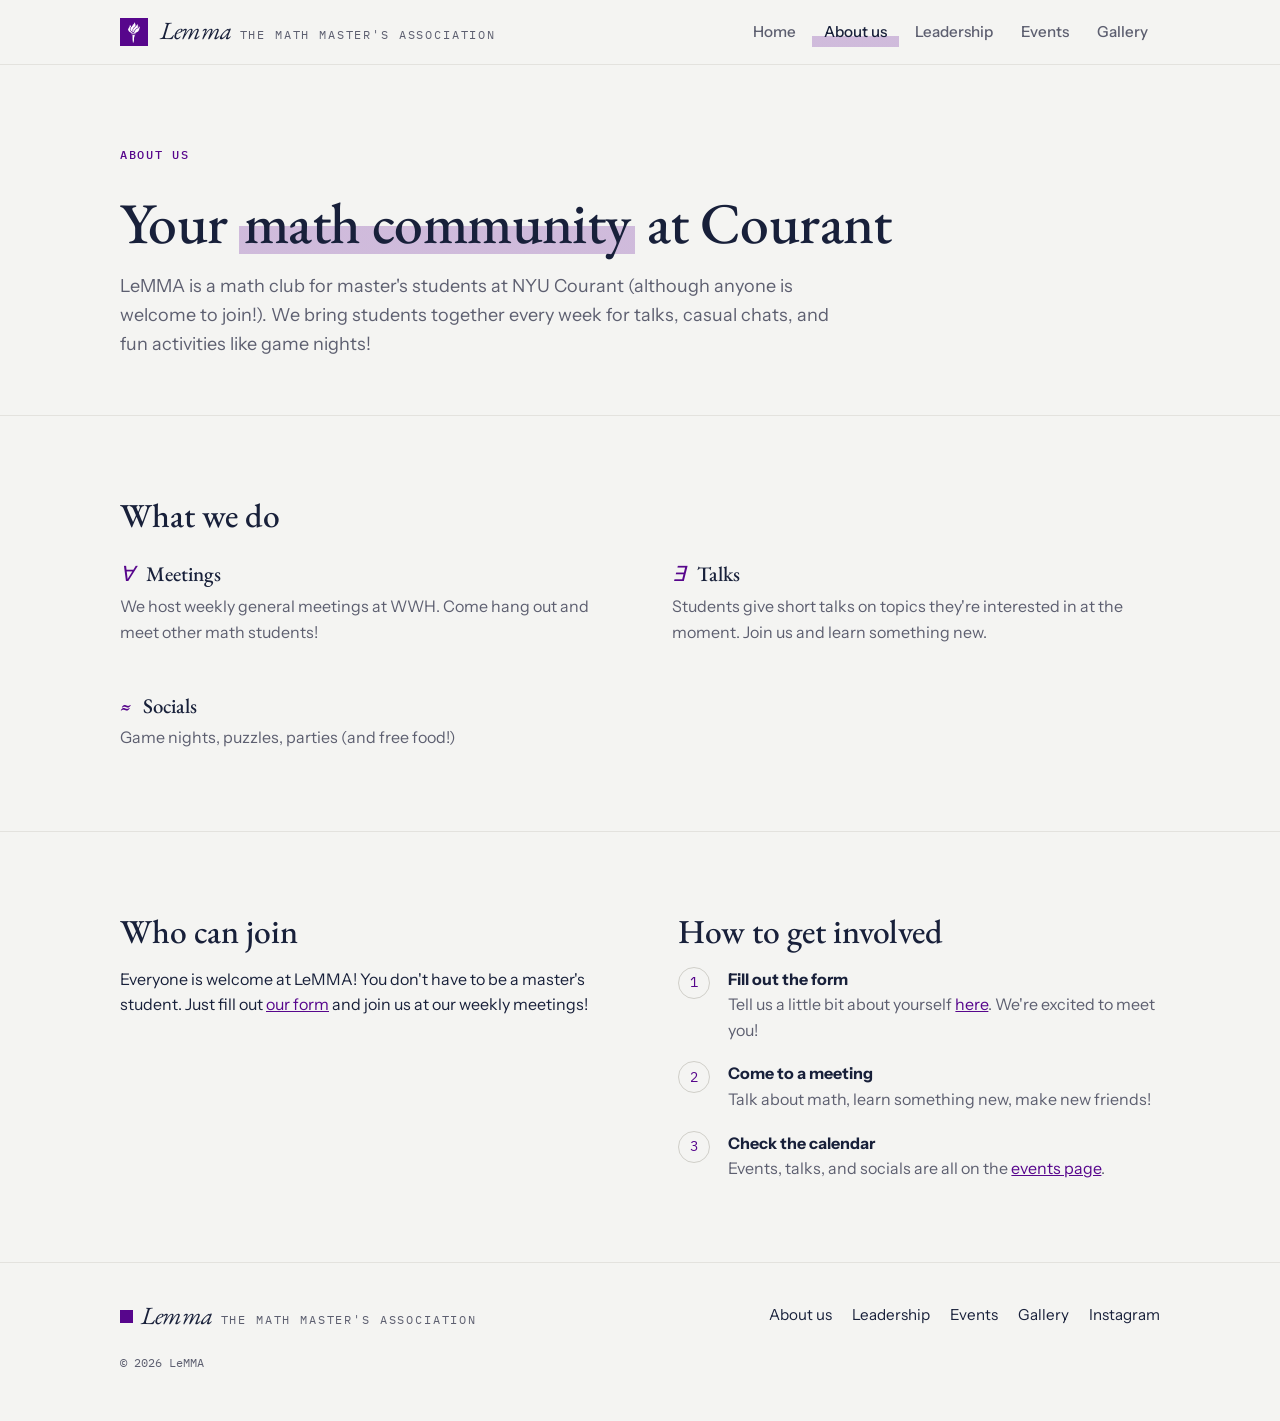
<file: about.html>
<!DOCTYPE html>
<html lang="en">
<head>
  <meta charset="utf-8">
  <meta name="viewport" content="width=device-width, initial-scale=1, viewport-fit=cover">
  <title>About Us | LeMMA</title>
  <meta name="description" content="What LeMMA is, what we do, and how to get involved.">
  <link rel="icon" href="assets/nyu.png" type="image/png">
  <link rel="preconnect" href="https://fonts.googleapis.com">
  <link rel="preconnect" href="https://fonts.gstatic.com" crossorigin>
  <link rel="stylesheet" href="https://fonts.googleapis.com/css2?family=IBM+Plex+Mono:wght@400;500&family=Instrument+Sans:ital,wght@0,400..700;1,400..700&family=EB+Garamond:ital,wght@0,400..800;1,400..800&display=swap">
  <link rel="stylesheet" href="css/style.css">
</head>
<body>
  <p class="draft-note" hidden>Draft site: names, photos and events are placeholders. Update them in <code>js/content.js</code>.</p>

  <header class="site-header">
    <div class="wrap header-inner">
      <a class="wordmark" href="index.html" aria-label="LeMMA, home">
        <img class="wm-logo" src="assets/nyu.png" alt="" width="28" height="28"><span class="wm-name">Lemma</span><span class="wm-club">The Math Master's Association</span>
      </a>
      <button class="nav-toggle" type="button" aria-expanded="false" aria-controls="site-nav"><span class="bars" aria-hidden="true"></span>Menu</button>
      <nav class="nav" id="site-nav" aria-label="Main">
        <a href="index.html">Home</a>
        <a href="about.html" aria-current="page">About us</a>
        <a href="leadership.html">Leadership</a>
        <a href="events.html">Events</a>
        <a href="gallery.html">Gallery</a>
      </nav>
    </div>
  </header>

  <main>
    <section class="wrap page-head">
      <p class="eyebrow">About us</p>
      <h1>Your <span class="mark">math community</span> at Courant</h1>
      <p class="lede">LeMMA is a math club for master's students at NYU Courant (although anyone is welcome to join!). We bring students together every week for talks, casual chats, and fun activities like game nights!</p>
    </section>

    <section class="section">
      <div class="wrap">
        <div class="section-head">
          <h2>What we do</h2>
        </div>
        <div class="activities">
          <article class="activity">
            <h3><span class="activity-glyph" aria-hidden="true">∀</span>Meetings</h3>
            <p>We host weekly general meetings at WWH. Come hang out and meet other math students!</p>
          </article>
          <article class="activity">
            <h3><span class="activity-glyph" aria-hidden="true">∃</span>Talks</h3>
            <p>Students give short talks on topics they're interested in at the moment. Join us and learn  something new.</p>
          </article>
          <article class="activity">
            <h3><span class="activity-glyph" aria-hidden="true">≈</span>Socials</h3>
            <p>Game nights, puzzles, parties (and free food!)</p>
          </article>
        </div>
      </div>
    </section>

    <section class="section">
      <div class="wrap split">
        <div>
          <h2>Who can join</h2>
          <p>Everyone is welcome at LeMMA! You don't have to be a master's student. Just fill out <a href="https://docs.google.com/forms/d/e/1FAIpQLSctAr-LcWaSCuOjQgfmaWb884E9vPED-paG30w7VIDGjOeXww/viewform">our form</a> and join us at our weekly meetings!</p>
        </div>
        <div>
          <h2>How to get involved</h2>
          <ol class="steps">
            <li>
              <div>
                <strong>Fill out the form</strong>
                <span>Tell us a little bit about yourself <a href="https://docs.google.com/forms/d/e/1FAIpQLSctAr-LcWaSCuOjQgfmaWb884E9vPED-paG30w7VIDGjOeXww/viewform">here</a>. We're excited to meet you!</span>
              </div>
            </li>
            <li>
              <div>
                <strong>Come to a meeting</strong>
                <span>Talk about math, learn something new, make new friends!</span>
              </div>
            </li>
            <li>
              <div>
                <strong>Check the calendar</strong>
                <span>Events, talks, and socials are all on the <a href="events.html">events page</a>.</span>
              </div>
            </li>
          </ol>
        </div>
      </div>
    </section>
  </main>

  <footer class="site-footer">
    <div class="wrap footer-inner">
      <div class="footer-brand">
        <a class="wordmark" href="index.html" aria-label="LeMMA, home">
          <span class="qed" aria-hidden="true"></span><span class="wm-name">Lemma</span><span class="wm-club">The Math Master's Association</span>
        </a>
      </div>
      <nav class="footer-nav" aria-label="Footer">
        <a href="about.html">About us</a>
        <a href="leadership.html">Leadership</a>
        <a href="events.html">Events</a>
        <a href="gallery.html">Gallery</a>
        <a data-club-link="instagram" href="#" target="_blank" rel="noopener" hidden>Instagram</a>
      </nav>
      <p class="fine">© <span data-year>2026</span> LeMMA</p>
    </div>
  </footer>

  <script src="js/content.js"></script>
  <script src="js/main.js"></script>
</body>
</html>
</file>
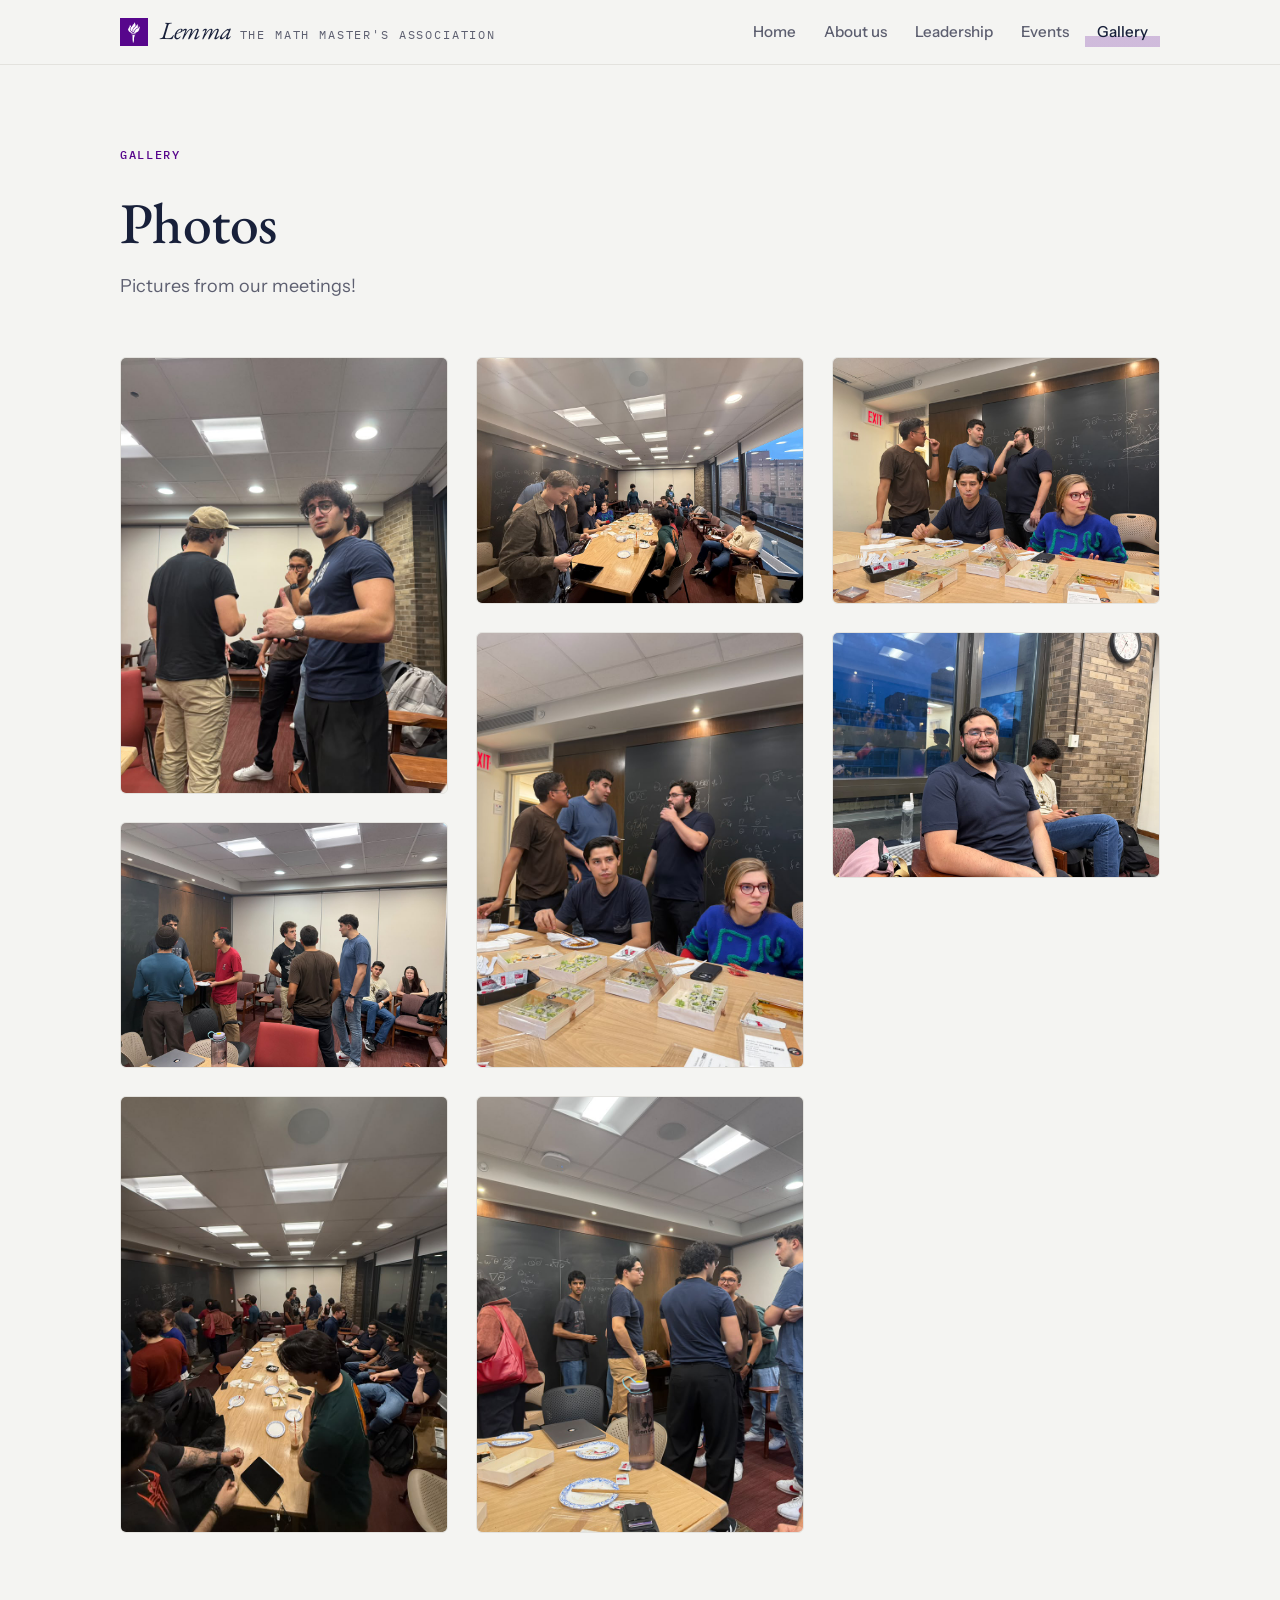
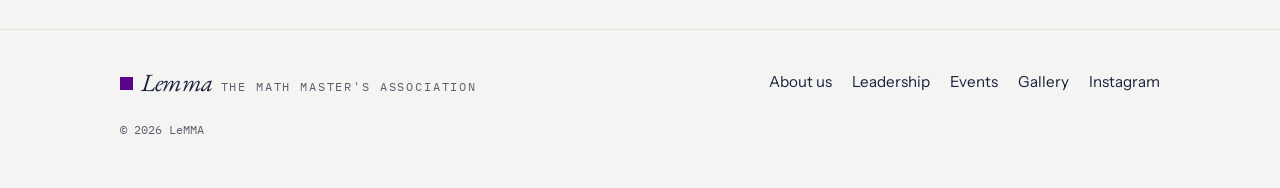
<file: gallery.html>
<!DOCTYPE html>
<html lang="en">
<head>
  <meta charset="utf-8">
  <meta name="viewport" content="width=device-width, initial-scale=1, viewport-fit=cover">
  <title>Gallery | LeMMA</title>
  <meta name="description" content="Photos from LeMMA meetings, talks and socials.">
  <link rel="icon" href="assets/nyu.png" type="image/png">
  <link rel="preconnect" href="https://fonts.googleapis.com">
  <link rel="preconnect" href="https://fonts.gstatic.com" crossorigin>
  <link rel="stylesheet" href="https://fonts.googleapis.com/css2?family=IBM+Plex+Mono:wght@400;500&family=Instrument+Sans:ital,wght@0,400..700;1,400..700&family=EB+Garamond:ital,wght@0,400..800;1,400..800&display=swap">
  <link rel="stylesheet" href="css/style.css">
</head>
<body>
  <p class="draft-note" hidden>Draft site: names, photos and events are placeholders. Update them in <code>js/content.js</code>.</p>

  <header class="site-header">
    <div class="wrap header-inner">
      <a class="wordmark" href="index.html" aria-label="LeMMA, home">
        <img class="wm-logo" src="assets/nyu.png" alt="" width="28" height="28"><span class="wm-name">Lemma</span><span class="wm-club">The Math Master's Association</span>
      </a>
      <button class="nav-toggle" type="button" aria-expanded="false" aria-controls="site-nav"><span class="bars" aria-hidden="true"></span>Menu</button>
      <nav class="nav" id="site-nav" aria-label="Main">
        <a href="index.html">Home</a>
        <a href="about.html">About us</a>
        <a href="leadership.html">Leadership</a>
        <a href="events.html">Events</a>
        <a href="gallery.html" aria-current="page">Gallery</a>
      </nav>
    </div>
  </header>

  <main>
    <section class="wrap page-head">
      <p class="eyebrow">Gallery</p>
      <h1>Photos</h1>
      <p class="lede">Pictures from our meetings!</p>
    </section>

    <section class="wrap">
      <ul class="gallery" id="gallery"></ul>
    </section>
  </main>

  <footer class="site-footer">
    <div class="wrap footer-inner">
      <div class="footer-brand">
        <a class="wordmark" href="index.html" aria-label="LeMMA, home">
          <span class="qed" aria-hidden="true"></span><span class="wm-name">Lemma</span><span class="wm-club">The Math Master's Association</span>
        </a>
      </div>
      <nav class="footer-nav" aria-label="Footer">
        <a href="about.html">About us</a>
        <a href="leadership.html">Leadership</a>
        <a href="events.html">Events</a>
        <a href="gallery.html">Gallery</a>
        <a data-club-link="instagram" href="#" target="_blank" rel="noopener" hidden>Instagram</a>
      </nav>
      <p class="fine">© <span data-year>2026</span> LeMMA</p>
    </div>
  </footer>

  <script src="js/content.js"></script>
  <script src="js/gallery.js"></script>
  <script src="js/main.js"></script>
</body>
</html>
</file>
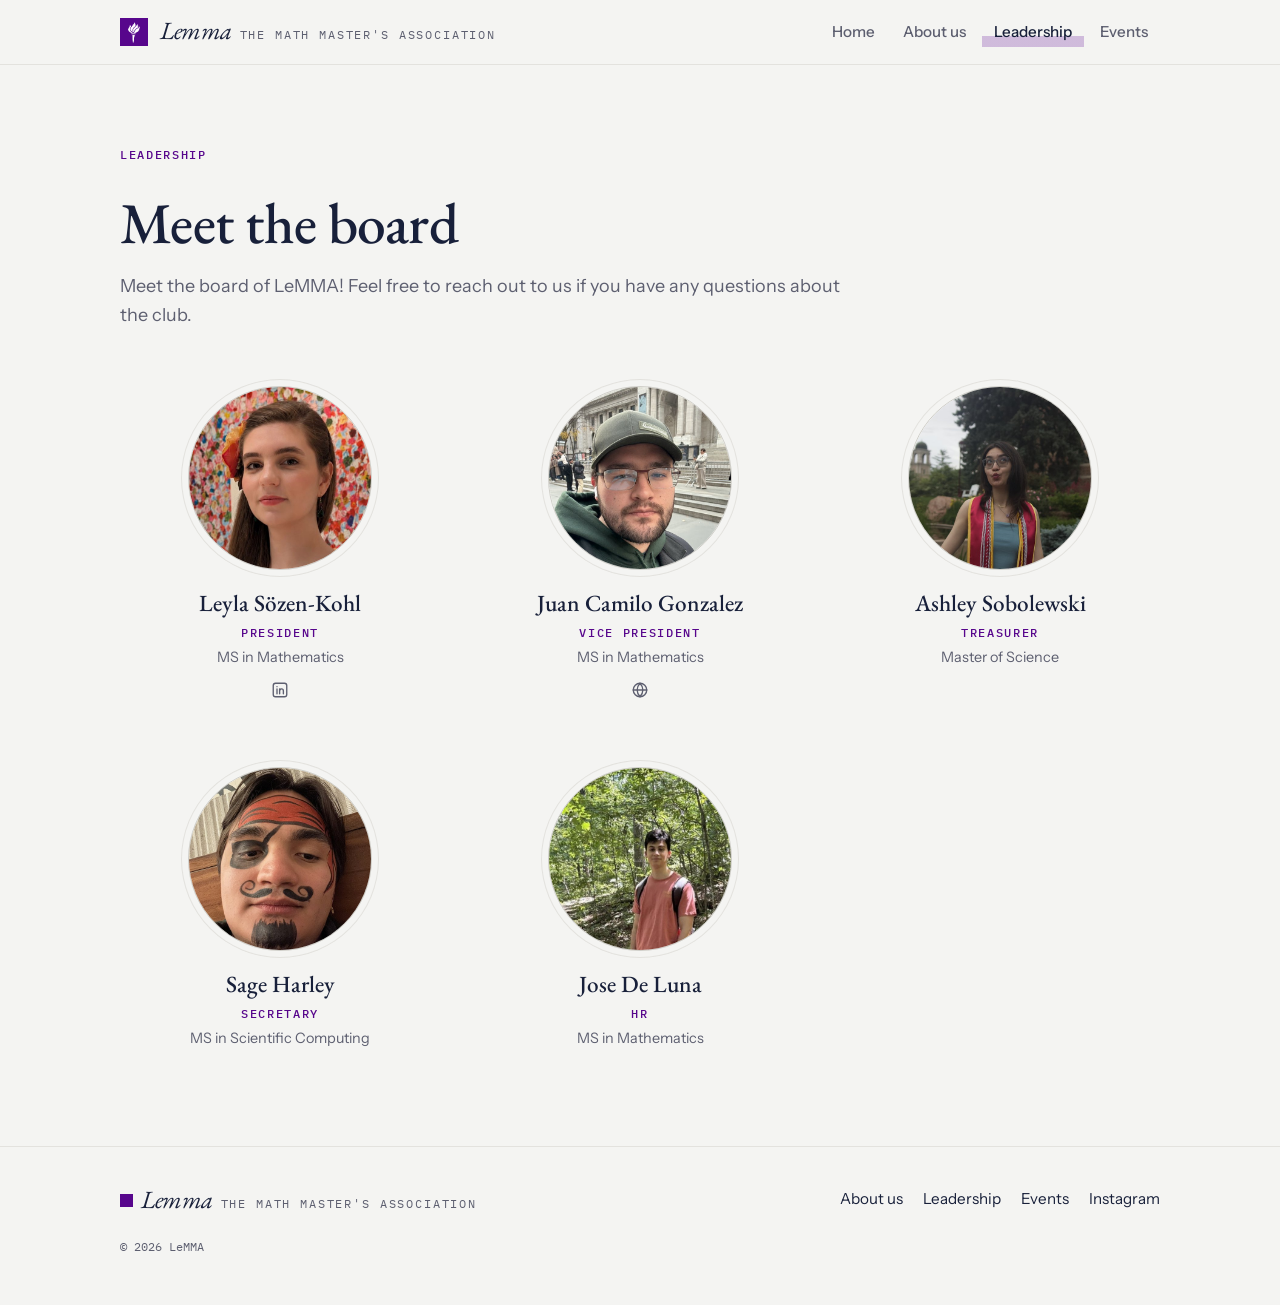
<file: leadership.html>
<!DOCTYPE html>
<html lang="en">
<head>
  <meta charset="utf-8">
  <meta name="viewport" content="width=device-width, initial-scale=1, viewport-fit=cover">
  <title>Leadership | LeMMA</title>
  <meta name="description" content="Meet the students who run LeMMA.">
  <link rel="icon" href="assets/nyu.png" type="image/png">
  <link rel="preconnect" href="https://fonts.googleapis.com">
  <link rel="preconnect" href="https://fonts.gstatic.com" crossorigin>
  <link rel="stylesheet" href="https://fonts.googleapis.com/css2?family=IBM+Plex+Mono:wght@400;500&family=Instrument+Sans:ital,wght@0,400..700;1,400..700&family=EB+Garamond:ital,wght@0,400..800;1,400..800&display=swap">
  <link rel="stylesheet" href="css/style.css">
</head>
<body>
  <p class="draft-note" hidden>Draft site: names, photos and events are placeholders. Update them in <code>js/content.js</code>.</p>

  <header class="site-header">
    <div class="wrap header-inner">
      <a class="wordmark" href="index.html" aria-label="LeMMA, home">
        <img class="wm-logo" src="assets/nyu.png" alt="" width="28" height="28"><span class="wm-name">Lemma</span><span class="wm-club">The Math Master's Association</span>
      </a>
      <button class="nav-toggle" type="button" aria-expanded="false" aria-controls="site-nav"><span class="bars" aria-hidden="true"></span>Menu</button>
      <nav class="nav" id="site-nav" aria-label="Main">
        <a href="index.html">Home</a>
        <a href="about.html">About us</a>
        <a href="leadership.html" aria-current="page">Leadership</a>
        <a href="events.html">Events</a>
      </nav>
    </div>
  </header>

  <main>
    <section class="wrap page-head">
      <p class="eyebrow">Leadership</p>
      <h1>Meet the board</h1>
      <p class="lede">Meet the board of LeMMA! Feel free to reach out to us if you have any questions about the club.</p>
    </section>

    <section class="wrap">
      <ul class="board" id="board"></ul>
    </section>
  </main>

  <footer class="site-footer">
    <div class="wrap footer-inner">
      <div class="footer-brand">
        <a class="wordmark" href="index.html" aria-label="LeMMA, home">
          <span class="qed" aria-hidden="true"></span><span class="wm-name">Lemma</span><span class="wm-club">The Math Master's Association</span>
        </a>
      </div>
      <nav class="footer-nav" aria-label="Footer">
        <a href="about.html">About us</a>
        <a href="leadership.html">Leadership</a>
        <a href="events.html">Events</a>
        <a data-club-link="instagram" href="#" target="_blank" rel="noopener" hidden>Instagram</a>
      </nav>
      <p class="fine">© <span data-year>2026</span> LeMMA</p>
    </div>
  </footer>

  <script src="js/content.js"></script>
  <script src="js/main.js"></script>
</body>
</html>
</file>
<file: css/style.css>
/* LeMMA — shared styles
   Palette: off-white paper, navy ink, violet accent, light-purple highlighter.
   The site stays light in both light and dark mode.
   Type: EB Garamond for display,
         Instrument Sans for text, IBM Plex Mono for labels and dates. */

:root {
  --paper: #f4f4f2;
  --surface: #fafaf8;
  --ink: #18203a;
  --muted: #5d5f70;
  --rule: #e3e2de;
  --rule-strong: #d0cfc9;
  --hover: rgba(24, 32, 58, 0.06);
  --grid: rgba(87, 6, 140, 0.06);
  --grid-strong: rgba(87, 6, 140, 0.12);
  --accent: #57068c;
  --accent-ink: #ffffff;
  --mark: rgba(171, 130, 197, 0.5);
  --t-meeting: #2563b8;
  --t-talk: #7b4bc4;
  --t-social: #13806c;

  --font-display: "EB Garamond", "Times New Roman", Times, serif;
  --font-body: "Instrument Sans", system-ui, -apple-system, "Segoe UI", Roboto, sans-serif;
  --font-mono: "IBM Plex Mono", ui-monospace, "SFMono-Regular", Menlo, Consolas, monospace;

  --gutter: clamp(16px, 4vw, 40px);
  --radius: 6px;
  color-scheme: light;
}

/* ---------- Base ---------- */

*,
*::before,
*::after {
  box-sizing: border-box;
}

html {
  -webkit-text-size-adjust: 100%;
}

body {
  margin: 0;
  background: var(--paper);
  color: var(--ink);
  font-family: var(--font-body);
  font-size: 16px;
  line-height: 1.6;
}

[hidden] {
  display: none !important;
}

img {
  max-width: 100%;
}

a {
  color: var(--accent);
}

:focus-visible {
  outline: 2px solid var(--accent);
  outline-offset: 2px;
}

h1,
h2,
h3 {
  margin: 0;
  font-family: var(--font-display);
  font-weight: 500;
  line-height: 1.15;
  text-wrap: balance;
}

h1 {
  font-size: clamp(2.25rem, 5.5vw, 3.6rem);
  letter-spacing: -0.01em;
}

h2 {
  font-size: clamp(1.6rem, 3vw, 2.1rem);
}

h3 {
  font-size: 1.3rem;
}

p {
  margin: 0;
}

code {
  font-family: var(--font-mono);
  font-size: 0.9em;
}

.wrap {
  width: 100%;
  max-width: 1120px;
  margin-inline: auto;
  padding-inline: var(--gutter);
}

.eyebrow {
  margin-bottom: 10px;
  font-family: var(--font-mono);
  font-size: 0.75rem;
  font-weight: 500;
  letter-spacing: 0.14em;
  text-transform: uppercase;
  color: var(--accent);
}

.lede {
  max-width: 60ch;
  font-size: 1.125rem;
  color: var(--muted);
}

/* Highlighter stroke behind a word */
.mark {
  background: linear-gradient(transparent 55%, var(--mark) 55%, var(--mark) 92%, transparent 92%);
  padding-inline: 0.08em;
  -webkit-box-decoration-break: clone;
  box-decoration-break: clone;
}

/* The QED tombstone, drawn as a square */
.tomb {
  display: inline-block;
  width: 0.62em;
  height: 0.62em;
  margin-left: 0.3em;
  background: currentColor;
  vertical-align: -0.02em;
}

/* Graph paper, used behind photo placeholders */
.graph {
  background-color: var(--surface);
  background-image:
    linear-gradient(var(--grid-strong) 1px, transparent 1px),
    linear-gradient(90deg, var(--grid-strong) 1px, transparent 1px),
    linear-gradient(var(--grid) 1px, transparent 1px),
    linear-gradient(90deg, var(--grid) 1px, transparent 1px);
  background-size: 100px 100px, 100px 100px, 20px 20px, 20px 20px;
  background-position: -1px -1px;
}

/* ---------- Buttons ---------- */

.btn {
  display: inline-flex;
  align-items: center;
  gap: 8px;
  padding: 10px 18px;
  border: 1px solid var(--accent);
  border-radius: var(--radius);
  background: var(--accent);
  color: var(--accent-ink);
  font: inherit;
  font-weight: 600;
  text-decoration: none;
  cursor: pointer;
  transition: filter 0.15s ease, background-color 0.15s ease;
}

.btn:hover {
  filter: brightness(1.1);
}

.btn-ghost {
  border-color: var(--rule-strong);
  background: transparent;
  color: var(--ink);
}

.btn-ghost:hover {
  filter: none;
  background: var(--hover);
}

.btn-sm {
  padding: 6px 12px;
  font-size: 0.9rem;
}

.cta-row {
  display: flex;
  flex-wrap: wrap;
  gap: 12px;
}

/* Equal-width buttons that line up with the paragraph above. */
.cta-row .btn {
  flex: 1 1 0;
  justify-content: center;
  white-space: nowrap;
}

.text-link {
  font-weight: 600;
  text-decoration: none;
}

.text-link:hover {
  text-decoration: underline;
  text-underline-offset: 3px;
}

/* ---------- Draft note ---------- */

.draft-note {
  padding-block: 8px;
  padding-inline: var(--gutter);
  background: var(--mark);
  color: var(--ink);
  font-size: 0.85rem;
  text-align: center;
}

/* ---------- Header ---------- */

.site-header {
  position: sticky;
  top: env(safe-area-inset-top, 0px);
  z-index: 20;
  border-bottom: 1px solid var(--rule);
  background: var(--paper);
  background: color-mix(in srgb, var(--paper) 90%, transparent);
  -webkit-backdrop-filter: blur(10px);
  backdrop-filter: blur(10px);
}

.header-inner {
  position: relative;
  display: flex;
  align-items: center;
  justify-content: space-between;
  gap: 16px;
  min-height: 64px;
}

.wordmark {
  display: inline-flex;
  align-items: baseline;
  gap: 8px;
  color: var(--ink);
  text-decoration: none;
}

.wordmark .qed {
  align-self: center;
  width: 13px;
  height: 13px;
  background: var(--accent);
}

.wm-logo {
  align-self: center;
  width: 28px;
  height: 28px;
  margin-right: 4px;
}

.wm-name {
  font-family: var(--font-display);
  font-size: 1.55rem;
  font-style: italic;
  font-weight: 400;
  line-height: 1;
  letter-spacing: -0.02em;
}

.wm-club {
  font-family: var(--font-mono);
  font-size: 0.72rem;
  letter-spacing: 0.16em;
  text-transform: uppercase;
  color: var(--muted);
}

.wm-club {
  white-space: nowrap;
}

/* Below this the subtitle and the nav don't fit on one line, so hide it. */
@media (max-width: 860px) {
  .wm-club {
    display: none;
  }
}

/* Once the footer is a single column, the subtitle gets its own line. */
@media (max-width: 600px) {
  .site-footer .wordmark {
    flex-wrap: wrap;
    row-gap: 6px;
  }

  .site-footer .wm-club {
    display: block;
    flex-basis: 100%;
  }
}

.nav {
  display: flex;
  gap: 4px;
}

.nav a {
  position: relative;
  z-index: 0;
  padding: 8px 12px;
  border-radius: var(--radius);
  color: var(--muted);
  font-size: 0.95rem;
  font-weight: 500;
  text-decoration: none;
  white-space: nowrap;
}

.nav a::after {
  content: "";
  position: absolute;
  inset: 0;
  z-index: -1;
  background: linear-gradient(transparent 60%, var(--mark) 60%, var(--mark) 88%, transparent 88%);
  transform: scaleX(0);
  transform-origin: left center;
  transition: transform 0.35s ease;
  pointer-events: none;
}

.nav a:hover,
.nav a:focus-visible {
  color: var(--ink);
}

.nav a:hover::after,
.nav a:focus-visible::after,
.nav a[aria-current="page"]::after {
  transform: scaleX(1);
}

.nav a[aria-current="page"] {
  color: var(--ink);
}

.nav-toggle {
  display: none;
  align-items: center;
  gap: 8px;
  padding: 8px 12px;
  border: 1px solid var(--rule-strong);
  border-radius: var(--radius);
  background: transparent;
  color: var(--ink);
  font: inherit;
  font-size: 0.9rem;
  font-weight: 500;
  cursor: pointer;
}

.bars,
.bars::before,
.bars::after {
  display: block;
  width: 16px;
  height: 2px;
  background: currentColor;
}

.bars {
  position: relative;
}

.bars::before,
.bars::after {
  content: "";
  position: absolute;
  left: 0;
}

.bars::before {
  top: -5px;
}

.bars::after {
  top: 5px;
}

@media (max-width: 720px) {
  .nav-toggle {
    display: inline-flex;
  }

  .nav {
    display: none;
    position: absolute;
    top: 100%;
    left: 0;
    right: 0;
    flex-direction: column;
    padding: 8px var(--gutter) 16px;
    border-bottom: 1px solid var(--rule);
    background: var(--paper);
  }

  .site-header.is-open .nav {
    display: flex;
  }

  .nav a {
    align-self: flex-start;
    margin-block: 4px;
    padding: 8px 4px;
    font-size: 1.05rem;
  }
}

/* ---------- Sections ---------- */

.section {
  padding-block: clamp(48px, 7vw, 80px);
  border-top: 1px solid var(--rule);
}

.section-head {
  display: flex;
  flex-wrap: wrap;
  align-items: baseline;
  justify-content: space-between;
  gap: 8px 24px;
  margin-bottom: 28px;
}

.page-head {
  display: grid;
  gap: 16px;
  padding-block: clamp(40px, 7vw, 80px) clamp(32px, 5vw, 56px);
}

/* ---------- Home: hero ---------- */

.hero {
  padding-block: clamp(20px, 3vw, 32px) clamp(48px, 7vw, 80px);
}

.photo-frame {
  position: relative;
  margin: 0;
  max-width: 100%;
  overflow: hidden;
  border: 1px solid var(--rule);
  border-radius: var(--radius);
  background: var(--surface);
}

.group-photo {
  aspect-ratio: 16 / 8;
}

.photo-frame img {
  display: block;
  width: 100%;
  height: 100%;
  object-fit: cover;
}

.photo-empty {
  display: none;
  position: absolute;
  inset: 0;
  place-content: center;
  gap: 6px;
  padding: 16px;
  text-align: center;
}

.photo-frame.is-empty img {
  display: none;
}

.photo-frame.is-empty .photo-empty {
  display: grid;
}

.photo-empty-title {
  font-family: var(--font-display);
  font-size: clamp(1.4rem, 3vw, 2rem);
  font-style: italic;
}

.photo-empty-hint {
  font-family: var(--font-mono);
  font-size: 0.8rem;
  color: var(--muted);
}

.photo-caption {
  margin-top: 10px;
  font-family: var(--font-mono);
  font-size: 0.78rem;
  letter-spacing: 0.04em;
  color: var(--muted);
}

.hero-text {
  display: grid;
  grid-template-columns: minmax(0, 1.5fr) minmax(0, 1fr);
  align-items: start;
  gap: clamp(24px, 5vw, 64px);
  margin-top: clamp(28px, 4vw, 48px);
}

.thm {
  font-family: var(--font-display);
  font-size: clamp(1.75rem, 3.8vw, 2.75rem);
  line-height: 1.2;
  text-wrap: balance;
}

.thm-head {
  font-weight: 500;
}

.thm-body {
  font-style: italic;
}

.hero-side {
  display: grid;
  gap: 20px;
}

.proof {
  font-size: 1.1rem;
}

.proof-head {
  font-family: var(--font-display);
  font-size: 1.15em;
  font-style: italic;
}

.hero-side .lede {
  font-size: 1rem;
}

@media (max-width: 760px) {
  .group-photo {
    aspect-ratio: 4 / 3;
  }

  .hero-text {
    grid-template-columns: minmax(0, 1fr);
  }
}

/* ---------- Home: join ---------- */

.join-grid {
  display: grid;
  grid-template-columns: minmax(0, 1fr) minmax(0, 1fr);
  gap: clamp(28px, 5vw, 64px);
  align-items: start;
}

.join-grid .lede {
  margin-top: 14px;
}

.facts {
  display: grid;
  margin: 0;
}

.facts > div {
  display: grid;
  grid-template-columns: 120px minmax(0, 1fr);
  gap: 16px;
  padding-block: 14px;
  border-bottom: 1px solid var(--rule);
}

.facts > div:first-child {
  border-top: 1px solid var(--rule);
}

.facts dt {
  font-family: var(--font-mono);
  font-size: 0.75rem;
  letter-spacing: 0.12em;
  text-transform: uppercase;
  color: var(--muted);
  padding-top: 3px;
}

.facts dd {
  display: flex;
  flex-wrap: wrap;
  gap: 4px 16px;
  margin: 0;
  font-weight: 500;
  overflow-wrap: anywhere;
}

.facts dd [data-links-empty] {
  color: var(--muted);
  font-weight: 400;
}

@media (max-width: 760px) {
  .join-grid {
    grid-template-columns: minmax(0, 1fr);
  }

  .facts > div {
    grid-template-columns: 96px minmax(0, 1fr);
  }
}

/* ---------- Events list ---------- */

.ev-list {
  display: grid;
  margin: 0;
  padding: 0;
  list-style: none;
}

.ev {
  display: grid;
  grid-template-columns: 64px minmax(0, 1fr);
  gap: clamp(16px, 3vw, 28px);
  padding-block: 22px;
  border-bottom: 1px solid var(--rule);
  scroll-margin-top: 96px;
  transition: background-color 0.3s ease;
}

.ev:first-child {
  border-top: 1px solid var(--rule);
}

.ev.is-highlight .ev-date {
  border-color: var(--accent);
}

.ev.is-past {
  opacity: 0.6;
}

.ev-date {
  display: flex;
  flex-direction: column;
  align-items: center;
  align-self: start;
  padding-block: 8px;
  border: 1px solid var(--rule-strong);
  border-radius: var(--radius);
  background: var(--surface);
  font-family: var(--font-mono);
  line-height: 1.15;
}

.ev-mon {
  font-size: 0.7rem;
  font-weight: 500;
  letter-spacing: 0.12em;
  text-transform: uppercase;
  color: var(--accent);
}

.ev-day {
  font-size: 1.55rem;
  font-weight: 500;
  font-variant-numeric: tabular-nums;
}

.ev-dow {
  font-size: 0.7rem;
  color: var(--muted);
}

.ev-body {
  display: grid;
  gap: 6px;
  max-width: 68ch;
}

.ev-title {
  font-size: 1.3rem;
}

.ev-meta {
  font-family: var(--font-mono);
  font-size: 0.82rem;
  color: var(--muted);
}

.ev-empty {
  padding-block: 22px;
  border-block: 1px solid var(--rule);
  color: var(--muted);
}

.tag {
  display: inline-flex;
  align-items: center;
  gap: 8px;
  font-family: var(--font-mono);
  font-size: 0.72rem;
  font-weight: 500;
  letter-spacing: 0.12em;
  text-transform: uppercase;
  color: var(--muted);
}

.tag::before,
.dot {
  content: "";
  flex: none;
  width: 8px;
  height: 8px;
  border-radius: 50%;
  background: var(--type-color, var(--accent));
}

[data-type="meeting"] {
  --type-color: var(--t-meeting);
}

[data-type="talk"] {
  --type-color: var(--t-talk);
}

[data-type="social"] {
  --type-color: var(--t-social);
}

/* ---------- About ---------- */

.activities {
  display: grid;
  grid-template-columns: repeat(2, minmax(0, 1fr));
  gap: clamp(28px, 4vw, 48px) clamp(24px, 5vw, 64px);
}

.activity {
  display: grid;
  gap: 8px;
  align-content: start;
  max-width: 52ch;
}

.activity h3 {
  display: flex;
  align-items: baseline;
  gap: 12px;
}

.activity-glyph {
  font-family: var(--font-display);
  font-style: italic;
  color: var(--accent);
}

.activity p {
  color: var(--muted);
}

.split {
  display: grid;
  grid-template-columns: minmax(0, 1fr) minmax(0, 1fr);
  gap: clamp(32px, 6vw, 80px);
}

.split h2 {
  margin-bottom: 16px;
}

.split p {
  max-width: 60ch;
}

.steps {
  display: grid;
  gap: 18px;
  margin: 0;
  padding: 0;
  list-style: none;
  counter-reset: step;
}

.steps li {
  display: grid;
  grid-template-columns: 36px minmax(0, 1fr);
  gap: 14px;
  counter-increment: step;
}

.steps li::before {
  content: counter(step);
  display: grid;
  place-items: center;
  width: 32px;
  height: 32px;
  border: 1px solid var(--rule-strong);
  border-radius: 50%;
  font-family: var(--font-mono);
  font-size: 0.85rem;
  color: var(--accent);
}

.steps strong {
  display: block;
}

.steps span {
  color: var(--muted);
}

@media (max-width: 760px) {
  .activities,
  .split {
    grid-template-columns: minmax(0, 1fr);
  }
}

/* ---------- Gallery ---------- */

.gallery {
  columns: 3 260px;
  column-gap: clamp(16px, 3vw, 28px);
  margin: 0;
  padding: 0 0 clamp(56px, 8vw, 96px);
  list-style: none;
}

.gallery-item {
  break-inside: avoid;
  margin-bottom: clamp(16px, 3vw, 28px);
}

.gallery-item figure {
  margin: 0;
}

.gallery-item img {
  display: block;
  width: 100%;
  height: auto;
  border: 1px solid var(--rule);
  border-radius: var(--radius);
  background: var(--surface);
}

.gallery-empty {
  color: var(--muted);
}

/* ---------- Leadership ---------- */

.board {
  display: grid;
  grid-template-columns: repeat(auto-fill, minmax(min(100%, 280px), 1fr));
  gap: clamp(40px, 6vw, 64px) clamp(24px, 4vw, 40px);
  margin: 0;
  padding: 0 0 clamp(56px, 8vw, 96px);
  list-style: none;
}

.person {
  display: flex;
  flex-direction: column;
  align-items: center;
  text-align: center;
}

.avatar {
  position: relative;
  display: grid;
  place-items: center;
  width: clamp(150px, 36vw, 184px);
  max-width: 100%;
  aspect-ratio: 1;
  margin-bottom: 20px;
  overflow: hidden;
  border: 1px solid var(--rule-strong);
  border-radius: 50%;
  box-shadow: 0 0 0 6px var(--paper), 0 0 0 7px var(--rule);
}

.avatar img {
  width: 100%;
  height: 100%;
  object-fit: cover;
}

.avatar-glyph {
  display: none;
  font-family: var(--font-display);
  font-size: 3.6rem;
  font-style: italic;
  line-height: 1;
  color: var(--accent);
}

.avatar.is-empty img {
  display: none;
}

.avatar.is-empty .avatar-glyph {
  display: block;
}

.person-name {
  font-size: 1.45rem;
}

.person-role {
  margin-top: 6px;
  font-family: var(--font-mono);
  font-size: 0.75rem;
  font-weight: 500;
  letter-spacing: 0.14em;
  text-transform: uppercase;
  color: var(--accent);
}

.person-details {
  margin-top: 4px;
  font-size: 0.9rem;
  color: var(--muted);
}

.person-links {
  display: flex;
  flex-wrap: wrap;
  justify-content: center;
  gap: 10px;
  margin-top: 8px;
}

.plink {
  display: inline-flex;
  padding: 4px;
  color: var(--muted);
  transition: color 0.15s ease;
}

.plink:hover {
  color: var(--accent);
}

.plink:focus-visible {
  outline: 2px solid var(--accent);
  outline-offset: 2px;
  border-radius: 4px;
}

.plink svg {
  width: 18px;
  height: 18px;
  flex: none;
}

/* ---------- Calendar ---------- */

.cal {
  border: 1px solid var(--rule);
  border-radius: var(--radius);
  background: var(--surface);
  overflow: hidden;
}

.cal-bar {
  display: flex;
  flex-wrap: wrap;
  align-items: center;
  justify-content: space-between;
  gap: 12px;
  padding: 16px clamp(12px, 2vw, 20px);
  border-bottom: 1px solid var(--rule);
}

.cal-title {
  font-size: clamp(1.4rem, 3vw, 1.8rem);
}

.cal-nav {
  display: flex;
  align-items: center;
  gap: 8px;
}

.icon-btn {
  display: grid;
  place-items: center;
  width: 36px;
  height: 36px;
  padding: 0;
  border: 1px solid var(--rule-strong);
  border-radius: var(--radius);
  background: transparent;
  color: var(--ink);
  cursor: pointer;
}

.icon-btn:hover {
  background: var(--hover);
}

.icon-btn svg {
  width: 18px;
  height: 18px;
}

.cal-grid {
  display: grid;
  grid-template-columns: repeat(7, minmax(0, 1fr));
}

.cal-dow {
  padding: 10px 8px;
  border-bottom: 1px solid var(--rule);
  font-family: var(--font-mono);
  font-size: 0.72rem;
  letter-spacing: 0.12em;
  text-transform: uppercase;
  color: var(--muted);
}

.cal-dow .short {
  display: none;
}

.cal-cell {
  display: flex;
  flex-direction: column;
  gap: 4px;
  min-width: 0;
  min-height: 108px;
  padding: 8px;
  border: 0;
  border-right: 1px solid var(--rule);
  border-bottom: 1px solid var(--rule);
  background: transparent;
  color: var(--ink);
  font: inherit;
  text-align: left;
}

.cal-cell:nth-child(7n) {
  border-right: 0;
}

button.cal-cell {
  cursor: pointer;
}

button.cal-cell:hover {
  background: var(--hover);
}

.cal-cell.is-other {
  color: var(--muted);
  background: var(--paper);
  opacity: 0.55;
}

.cal-num {
  display: grid;
  place-items: center;
  width: 28px;
  height: 28px;
  border-radius: 50%;
  font-family: var(--font-mono);
  font-size: 0.85rem;
  font-variant-numeric: tabular-nums;
}

.cal-cell.is-today .cal-num {
  background: var(--accent);
  color: var(--accent-ink);
  font-weight: 500;
}

.chips {
  display: grid;
  gap: 4px;
}

.chip {
  display: flex;
  align-items: baseline;
  gap: 6px;
  padding: 3px 6px;
  border-radius: 4px;
  background: color-mix(in srgb, var(--type-color) 12%, transparent);
  font-size: 0.75rem;
  line-height: 1.3;
  overflow-wrap: anywhere;
}

.chip .dot {
  transform: translateY(-1px);
}

.cal-legend {
  display: flex;
  flex-wrap: wrap;
  gap: 8px 20px;
  margin: 0;
  padding: 14px clamp(12px, 2vw, 20px);
  list-style: none;
}

@media (max-width: 720px) {
  .cal-dow {
    padding: 8px 0;
    text-align: center;
  }

  .cal-dow .long {
    display: none;
  }

  .cal-dow .short {
    display: inline;
  }

  .cal-cell {
    align-items: center;
    min-height: 58px;
    padding: 6px 2px;
  }

  .chips {
    display: flex;
    flex-wrap: wrap;
    justify-content: center;
    gap: 3px;
  }

  .chip {
    padding: 0;
    background: none;
  }

  .chip-label {
    position: absolute;
    width: 1px;
    height: 1px;
    overflow: hidden;
    clip: rect(0 0 0 0);
    white-space: nowrap;
  }
}

/* ---------- Footer ---------- */

.site-footer {
  padding-block: 40px 48px;
  border-top: 1px solid var(--rule);
}

.footer-inner {
  display: grid;
  grid-template-columns: minmax(0, 1fr) auto;
  gap: 24px 40px;
  align-items: start;
}

.footer-brand {
  display: grid;
  gap: 10px;
}

.footer-brand p {
  color: var(--muted);
  font-size: 0.95rem;
}

.footer-nav {
  display: flex;
  flex-wrap: wrap;
  gap: 8px 20px;
}

.footer-nav a {
  color: var(--ink);
  font-size: 0.95rem;
  text-decoration: none;
}

.footer-nav a:hover {
  color: var(--accent);
}

.fine {
  grid-column: 1 / -1;
  font-family: var(--font-mono);
  font-size: 0.78rem;
  color: var(--muted);
}

@media (max-width: 600px) {
  .footer-inner {
    grid-template-columns: minmax(0, 1fr);
  }
}

@media (prefers-reduced-motion: reduce) {
  *,
  *::before,
  *::after {
    transition: none !important;
    scroll-behavior: auto !important;
  }
}

.section-flush {
  padding-top: clamp(32px, 5vw, 56px);
  border-top: 0;
}
</file>
